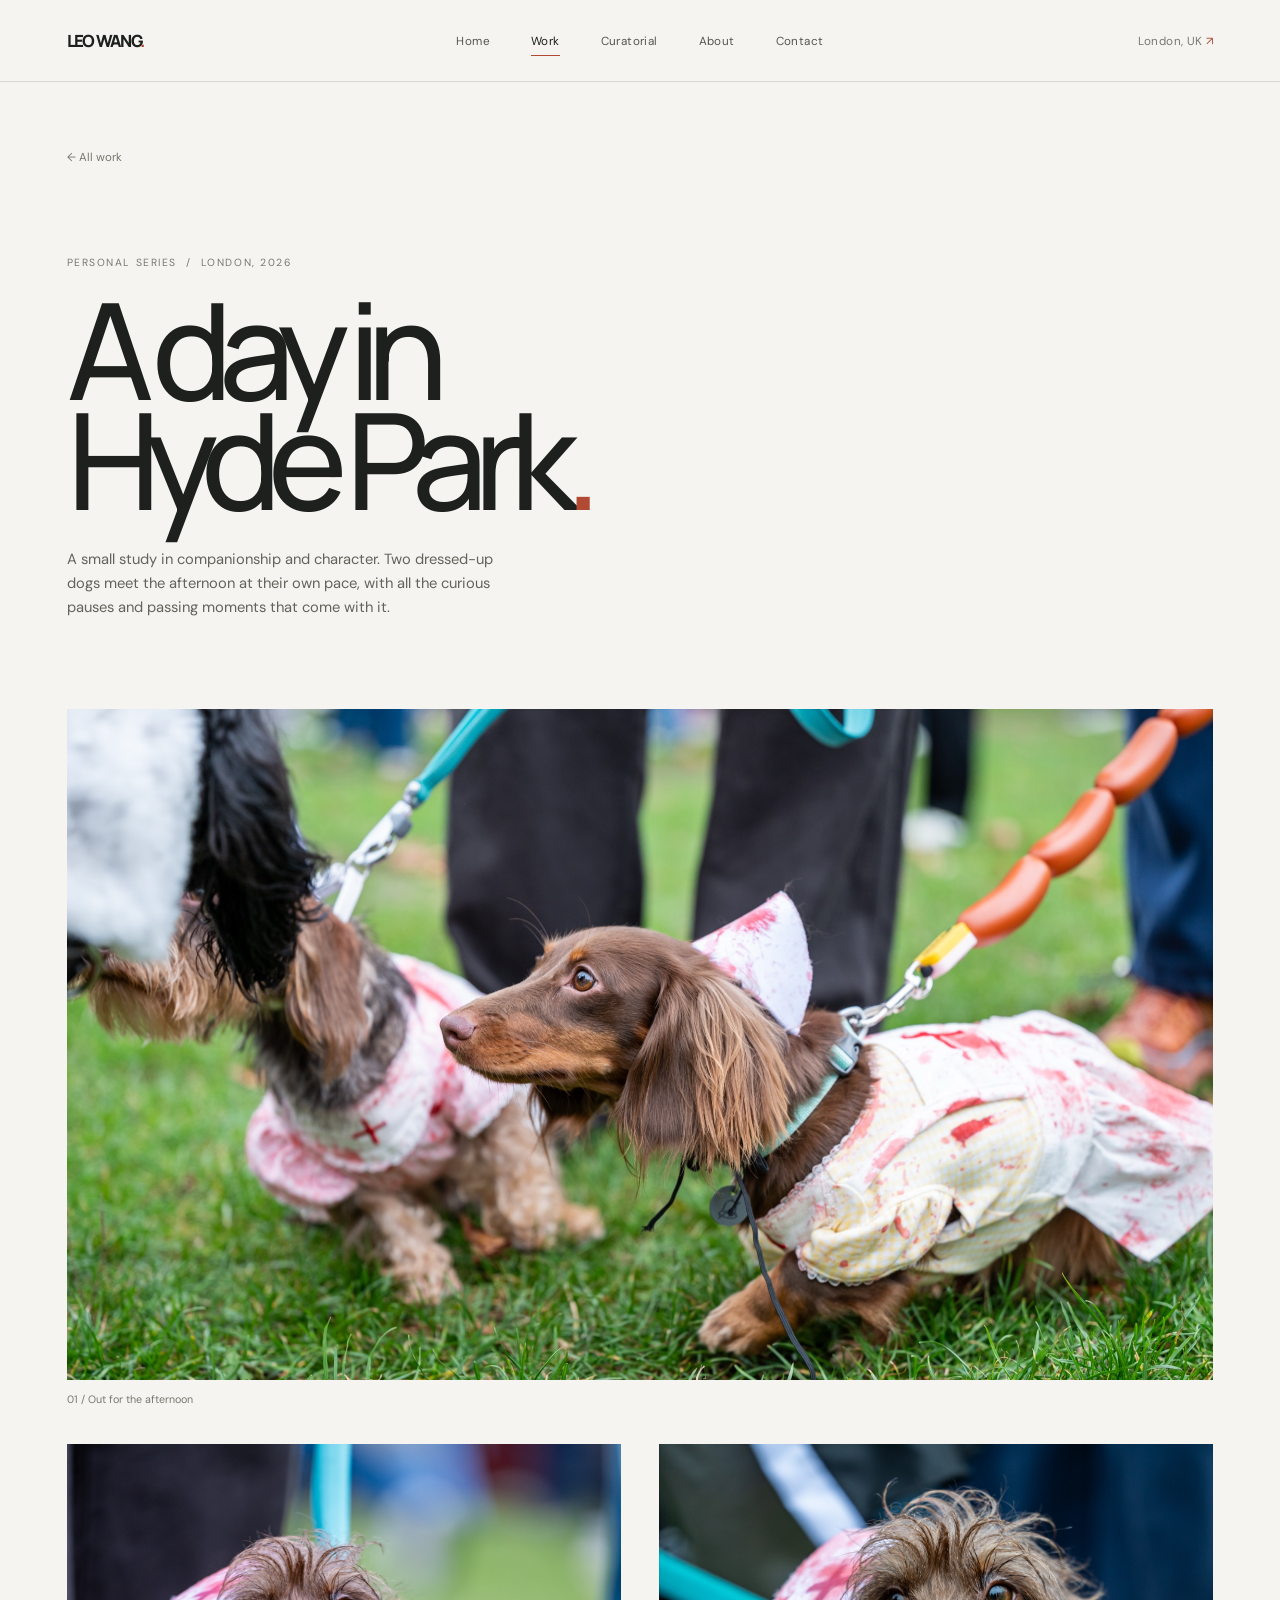
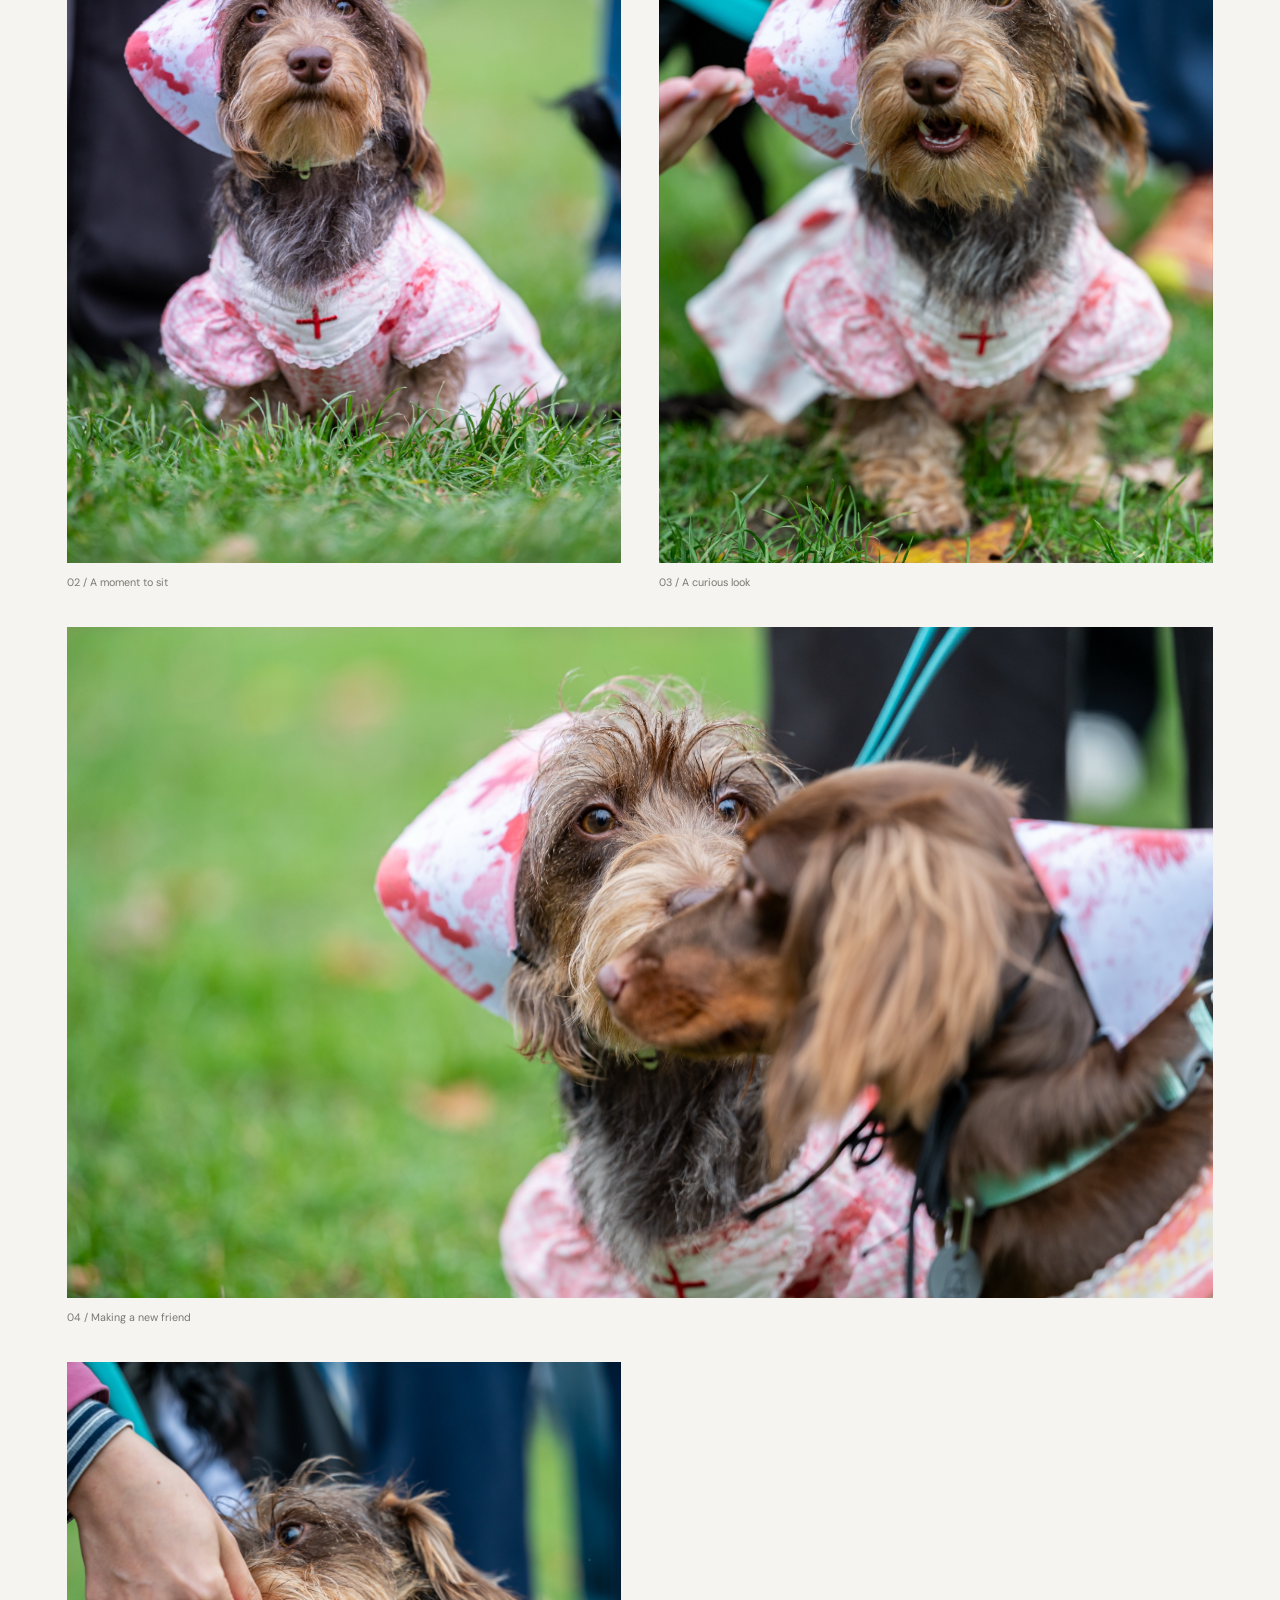
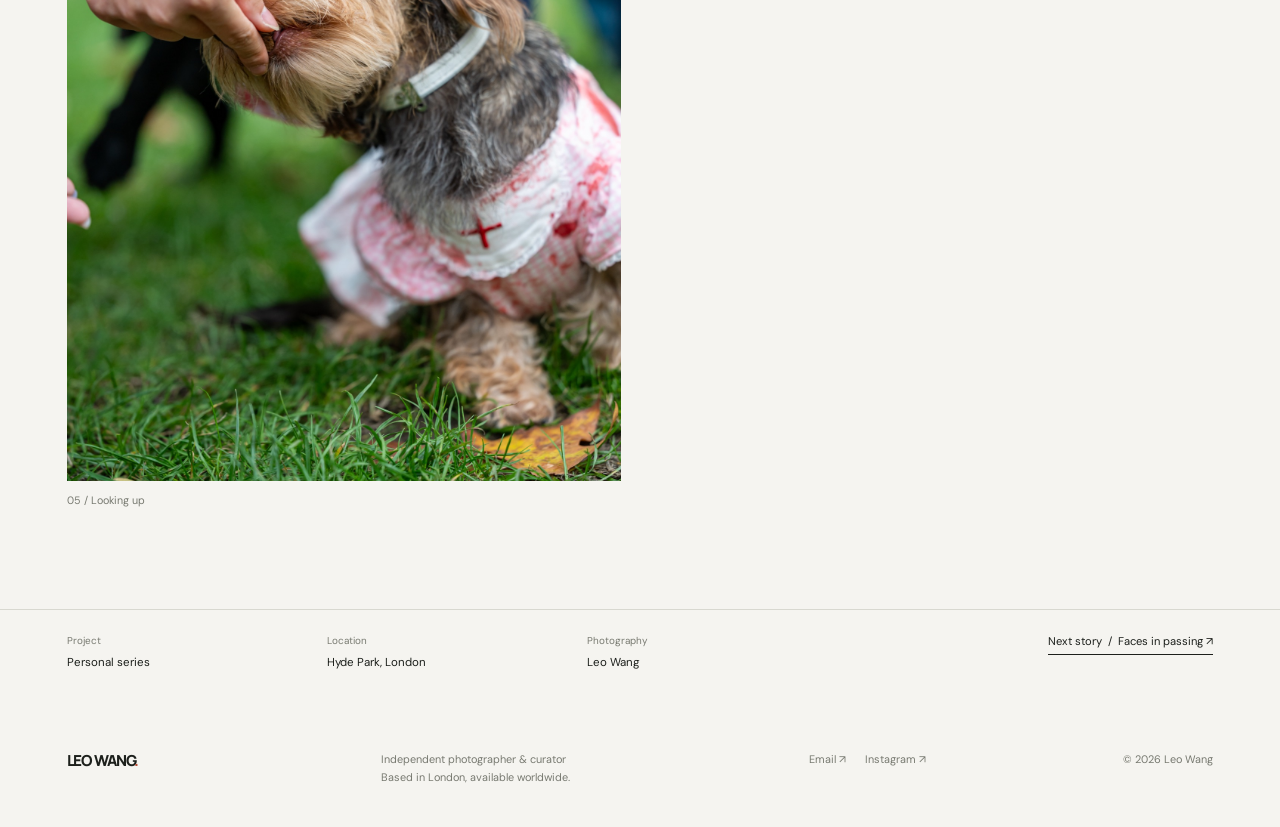
<file: work/hyde-park.html>
<!doctype html>
<html lang="en">
<head>
  <meta charset="utf-8">
  <meta name="viewport" content="width=device-width, initial-scale=1">
  <meta name="description" content="A day in Hyde Park: a personal photographic series of two dressed-up dogs meeting, wandering, and taking in the park.">
  <meta name="theme-color" content="#f5f4f0">
  <title>A Day in Hyde Park — Leo Wang</title>
  <link rel="stylesheet" href="../styles.css">
  <script src="../main.js" defer></script>
</head>
<body>
  <a class="skip-link" href="#main">Skip to content</a>
  <header class="site-header">
    <a class="wordmark" href="../index.html" aria-label="Leo Wang home">LEO WANG<span class="wordmark-dot">.</span></a>
    <button class="menu-toggle" type="button" aria-expanded="false" aria-controls="primary-nav"><span></span><span></span><span class="sr-only">Toggle navigation</span></button>
    <nav class="primary-nav" id="primary-nav" aria-label="Main navigation"><a href="../index.html">Home</a><a class="active" href="index.html">Work</a><a href="../curatorial.html">Curatorial</a><a href="../about.html">About</a><a href="../contact.html">Contact</a></nav>
    <span class="header-location">London, UK <span aria-hidden="true">↗</span></span>
  </header>
  <main id="main">
    <section class="project-heading page-gutter">
      <a class="back-link" href="index.html">← All work</a>
      <p class="eyebrow">Personal series&nbsp; / &nbsp;London, 2026</p>
      <h1>A day in<br>Hyde Park<span class="heading-period">.</span></h1>
      <p class="page-lede">A small study in companionship and character. Two dressed-up dogs meet the afternoon at their own pace, with all the curious pauses and passing moments that come with it.</p>
    </section>
    <section class="project-gallery page-gutter">
      <figure class="gallery-wide"><img src="../images/hyde-park/walk.jpg" alt="Two small dogs in playful outfits walking together on the grass" fetchpriority="high"><figcaption>01 / Out for the afternoon</figcaption></figure>
      <figure><img src="../images/hyde-park/cover.jpg" alt="Small brown dog sitting in a pink outfit and bonnet on the grass" loading="lazy"><figcaption>02 / A moment to sit</figcaption></figure>
      <figure><img src="../images/hyde-park/close-up.jpg" alt="Close portrait of a brown dog in a pink outfit, looking toward the camera" loading="lazy"><figcaption>03 / A curious look</figcaption></figure>
      <figure class="gallery-wide"><img src="../images/hyde-park/together.jpg" alt="Two dressed-up dogs meeting nose to nose in Hyde Park" loading="lazy"><figcaption>04 / Making a new friend</figcaption></figure>
      <figure><img src="../images/hyde-park/portrait.jpg" alt="A small brown dog in a pink outfit looking up in the park" loading="lazy"><figcaption>05 / Looking up</figcaption></figure>
    </section>
    <section class="project-credit page-gutter">
      <p><span>Project</span> Personal series</p>
      <p><span>Location</span> Hyde Park, London</p>
      <p><span>Photography</span> Leo Wang</p>
      <a class="text-link" href="portraits.html">Next story&nbsp; / &nbsp;Faces in passing ↗</a>
    </section>
  </main>
  <footer class="site-footer page-gutter">
    <a class="wordmark footer-mark" href="../index.html">LEO WANG<span class="wordmark-dot">.</span></a>
    <p>Independent photographer &amp; curator<br>Based in London, available worldwide.</p>
    <div class="footer-links"><a href="mailto:hello@leowang.studio">Email ↗</a><a href="https://www.instagram.com/" target="_blank" rel="noreferrer">Instagram ↗</a></div>
    <span class="copyright">© <span data-year></span> Leo Wang</span>
  </footer>
</body>
</html>
</file>
<file: styles.css>
@import url('https://fonts.googleapis.com/css2?family=DM+Sans:wght@400;500;600;700&family=Manrope:wght@400;500;600;700;800&display=swap');

:root {
  color-scheme: light;
  --paper: #f5f4f0;
  --ink: #1d201c;
  --muted: #777970;
  --line: #d8d8d0;
  --accent: #b24932;
  --gutter: clamp(1.25rem, 5.2vw, 6.25rem);
  --sans: "DM Sans", "Helvetica Neue", sans-serif;
  --display: "Manrope", "Helvetica Neue", sans-serif;
}

* { box-sizing: border-box; }
html { scroll-behavior: smooth; }
body { margin: 0; background: var(--paper); color: var(--ink); font-family: var(--sans); font-size: 15px; -webkit-font-smoothing: antialiased; }
img { display: block; width: 100%; height: 100%; object-fit: cover; }
a { color: inherit; text-decoration: none; }
button { font: inherit; }
.sr-only { position: absolute; width: 1px; height: 1px; padding: 0; margin: -1px; overflow: hidden; clip: rect(0, 0, 0, 0); white-space: nowrap; border: 0; }
.skip-link { position: fixed; z-index: 20; top: .75rem; left: .75rem; padding: .8rem 1rem; background: var(--ink); color: var(--paper); transform: translateY(-160%); }
.skip-link:focus { transform: translateY(0); }
.page-gutter { padding-inline: var(--gutter); }
.site-header { position: relative; z-index: 5; min-height: 82px; padding: 0 var(--gutter); display: grid; grid-template-columns: 1fr 2fr 1fr; align-items: center; border-bottom: 1px solid var(--line); }
.wordmark { font-family: var(--display); font-size: 1.05rem; font-weight: 800; letter-spacing: -.075em; white-space: nowrap; }
.wordmark-dot, .heading-period { color: var(--accent); }
.primary-nav { display: flex; justify-content: center; align-items: center; gap: clamp(1.1rem, 3.2vw, 3.4rem); }
.primary-nav a, .header-location { font-size: .73rem; letter-spacing: .035em; }
.primary-nav a { position: relative; color: #55574f; transition: color .2s ease; }
.primary-nav a:hover, .primary-nav a.active { color: var(--ink); }
.primary-nav a.active::after { position: absolute; content: ""; height: 1px; left: 0; right: 0; bottom: -.45rem; background: var(--accent); }
.header-location { justify-self: end; color: var(--muted); }
.header-location span { color: var(--accent); }
.menu-toggle { display: none; }
.home-intro { padding-top: clamp(4.5rem, 11vw, 10.5rem); padding-bottom: clamp(2.4rem, 6vw, 5.7rem); }
.eyebrow { margin: 0; text-transform: uppercase; font-size: .65rem; line-height: 1.5; letter-spacing: .15em; color: var(--muted); }
h1, h2, p { margin-top: 0; }
.home-intro h1, .page-intro h1, .project-heading h1 { margin: 1.4rem 0 0; font-family: var(--display); font-size: clamp(4rem, 12.5vw, 12rem); line-height: .82; letter-spacing: -.105em; font-weight: 500; }
.home-intro h1 { max-width: 11ch; }
.heading-period { letter-spacing: -.12em; }
.intro-bottom { display: flex; justify-content: space-between; align-items: end; margin-top: clamp(2.6rem, 7vw, 6rem); }
.intro-bottom p, .page-lede { max-width: 320px; margin: 0; color: #62645c; font-size: .92rem; line-height: 1.65; }
.text-link { display: inline-flex; gap: 1rem; align-items: center; padding-bottom: .35rem; border-bottom: 1px solid var(--ink); font-size: .76rem; }
.text-link span, .text-link:hover { color: var(--accent); }
.feature-image { position: relative; display: block; height: min(67vw, 780px); min-height: 390px; overflow: hidden; background: #d9d5ce; }
.feature-image img, .work-card img { transition: transform .7s cubic-bezier(.2,.65,.25,1); }
.feature-image:hover img, .work-card:hover img { transform: scale(1.025); }
.feature-image::after { position: absolute; inset: 45% 0 0; content: ""; background: linear-gradient(transparent, rgba(0,0,0,.4)); pointer-events: none; }
.image-index, .image-caption { position: absolute; z-index: 1; color: white; }
.image-index { top: 1.3rem; left: 1.4rem; font-size: .67rem; letter-spacing: .1em; }
.image-caption { left: clamp(1.4rem, 3vw, 3rem); bottom: clamp(1.4rem, 3vw, 3rem); font-family: var(--display); font-size: clamp(1.2rem, 2.4vw, 2.3rem); letter-spacing: -.05em; }
.image-caption span { display: block; margin-top: .5rem; font-family: var(--sans); font-size: .68rem; letter-spacing: .06em; }
.section-space { padding-top: clamp(5rem, 10vw, 10rem); padding-bottom: clamp(5rem, 10vw, 10rem); }
.section-heading { display: flex; justify-content: space-between; align-items: center; padding-bottom: 1.5rem; border-bottom: 1px solid var(--line); }
.work-grid { display: grid; grid-template-columns: repeat(2, minmax(0, 1fr)); gap: clamp(2.5rem, 6.5vw, 6.5rem) clamp(1rem, 3vw, 3rem); align-items: start; }
.work-card { display: block; min-width: 0; }
.work-card img { height: clamp(280px, 52vw, 710px); background: #ddd9d2; }
.work-card.card-tall img { height: clamp(360px, 62vw, 800px); }
.work-card.card-offset { margin-top: clamp(5rem, 17vw, 15rem); }
.card-meta { display: flex; justify-content: space-between; gap: 1rem; padding-top: .9rem; font-size: .7rem; }
.card-meta span:first-child { font-size: .8rem; }
.card-meta span:last-child { color: var(--muted); text-align: right; }
.home-note { position: relative; padding-top: clamp(4rem, 9vw, 8rem); padding-bottom: clamp(4rem, 9vw, 8rem); background: #e7e6df; }
.note-copy { margin: 2rem 0 0; font-family: var(--display); font-size: clamp(2.5rem, 7vw, 6rem); font-weight: 500; line-height: .98; letter-spacing: -.08em; }
.round-link { position: absolute; right: var(--gutter); bottom: clamp(3rem, 7vw, 6rem); width: clamp(3.2rem, 7vw, 5.5rem); aspect-ratio: 1; display: grid; place-items: center; border: 1px solid #aeb0a6; border-radius: 50%; font-size: 1.2rem; transition: background .2s, color .2s; }
.round-link:hover { background: var(--ink); color: var(--paper); }
.site-footer { display: grid; grid-template-columns: 1fr 1.4fr 1fr auto; gap: 2rem; align-items: start; padding-top: 2.5rem; padding-bottom: 2.5rem; }
.footer-mark { font-size: .95rem; }
.site-footer p, .footer-links, .copyright { color: var(--muted); font-size: .68rem; line-height: 1.7; }
.site-footer p { margin: 0; }
.footer-links { display: flex; gap: 1.2rem; }
.footer-links a:hover { color: var(--accent); }
.copyright { justify-self: end; }

.page-intro { padding-top: clamp(4rem, 8vw, 8rem); padding-bottom: clamp(3rem, 7vw, 6rem); }
.page-intro h1 { margin-top: 1.7rem; }
.page-lede { margin-top: 2rem; }
.category-nav { display: flex; gap: clamp(1.5rem, 4vw, 4rem); padding-top: 1.1rem; padding-bottom: 1.1rem; border-top: 1px solid var(--line); border-bottom: 1px solid var(--line); }
.category-nav a { font-size: .72rem; }
.category-nav a:hover { color: var(--accent); }
.category-nav span { margin-left: .35rem; color: var(--muted); font-size: .57rem; }
.work-index-grid { padding-top: clamp(3rem, 6vw, 6rem); padding-bottom: clamp(4rem, 9vw, 8rem); }
.work-index-grid .work-card img { height: clamp(310px, 54vw, 700px); }
.work-index-grid .card-tall img { height: clamp(390px, 65vw, 820px); }
.closing-note { display: flex; align-items: center; justify-content: space-between; gap: 2rem; padding-top: 2rem; padding-bottom: 3rem; border-top: 1px solid var(--line); }
.closing-note .text-link { font-size: .85rem; }
.project-heading { padding-top: clamp(2rem, 5vw, 5rem); padding-bottom: clamp(3rem, 7vw, 6rem); }
.back-link { display: inline-block; margin-bottom: clamp(3rem, 7vw, 6rem); color: var(--muted); font-size: .72rem; }
.back-link:hover { color: var(--accent); }
.project-heading h1 { margin-top: 1.5rem; font-size: clamp(3.7rem, 10.5vw, 10rem); }
.project-heading .page-lede { max-width: 440px; }
.project-gallery { display: grid; grid-template-columns: repeat(2, minmax(0, 1fr)); gap: clamp(2.2rem, 5vw, 5rem) clamp(1rem, 3vw, 3rem); padding-bottom: clamp(4rem, 10vw, 9rem); }
.project-gallery figure { margin: 0; }
.project-gallery img { aspect-ratio: 4 / 5; background: #ddd9d2; }
.project-gallery .gallery-wide { grid-column: 1 / -1; }
.project-gallery .gallery-wide img { aspect-ratio: 16 / 9; }
.project-gallery figcaption { padding-top: .75rem; color: var(--muted); font-size: .67rem; }
.project-credit { display: grid; grid-template-columns: repeat(3, 1fr) 1.5fr; gap: 1rem; align-items: start; padding-top: 1.5rem; padding-bottom: 2.5rem; border-top: 1px solid var(--line); }
.project-credit p { margin: 0; font-size: .72rem; }
.project-credit p span { display: block; padding-bottom: .5rem; color: var(--muted); font-size: .62rem; }
.project-credit .text-link { justify-self: end; font-size: .7rem; }

.editorial-intro { padding-top: clamp(5rem, 10vw, 9rem); padding-bottom: clamp(4rem, 9vw, 8rem); }
.editorial-intro h1 { max-width: 12ch; margin: 1.5rem 0 2rem; font-family: var(--display); font-size: clamp(3.8rem, 10vw, 9.5rem); line-height: .9; font-weight: 500; letter-spacing: -.09em; }
.editorial-intro .page-lede { max-width: 450px; }
.editorial-image { height: min(58vw, 690px); min-height: 350px; }
.curatorial-items { padding-top: clamp(4rem, 9vw, 8rem); padding-bottom: clamp(4rem, 9vw, 8rem); }
.curatorial-item { display: grid; grid-template-columns: 1.25fr 1fr; gap: clamp(2rem, 7vw, 7rem); align-items: center; padding: 2rem 0; border-top: 1px solid var(--line); }
.curatorial-item:nth-child(even) .curatorial-image { order: 2; }
.curatorial-image { overflow: hidden; }
.curatorial-image img { aspect-ratio: 4 / 3; background: #ddd9d2; transition: transform .7s; }
.curatorial-item:hover img { transform: scale(1.02); }
.curatorial-copy { max-width: 390px; }
.curatorial-copy h2 { margin: 1rem 0; font-family: var(--display); font-size: clamp(1.8rem, 3.4vw, 3.5rem); font-weight: 500; line-height: 1; letter-spacing: -.065em; }
.curatorial-copy > p:last-child { color: #62645c; font-size: .84rem; line-height: 1.8; }

.about-layout { display: grid; grid-template-columns: 1fr 1fr; gap: clamp(2rem, 8vw, 8rem); align-items: start; padding-top: clamp(4rem, 9vw, 8rem); padding-bottom: clamp(5rem, 10vw, 9rem); }
.about-portrait img { aspect-ratio: 4 / 5; max-height: 720px; background: #ddd9d2; }
.about-copy { padding-top: clamp(0rem, 6vw, 5rem); }
.about-copy h1 { margin: 1.5rem 0 2rem; font-family: var(--display); font-size: clamp(3.6rem, 8vw, 7.5rem); font-weight: 500; line-height: .88; letter-spacing: -.09em; }
.about-copy > p:not(.eyebrow) { max-width: 470px; color: #62645c; font-size: .87rem; line-height: 1.85; }
.about-details { display: grid; grid-template-columns: 1fr 1fr; gap: 1.5rem; max-width: 470px; margin-top: 3rem; padding-top: 1.3rem; border-top: 1px solid var(--line); }
.about-details p { margin: 0; font-size: .74rem; line-height: 1.7; }
.about-details span { display: block; margin-bottom: .5rem; color: var(--muted); font-size: .62rem; text-transform: uppercase; letter-spacing: .1em; }

.contact-intro { padding-top: clamp(5rem, 11vw, 10rem); padding-bottom: clamp(5rem, 10vw, 9rem); }
.contact-intro h1 { margin: 1.5rem 0 2rem; font-family: var(--display); font-size: clamp(4.3rem, 13vw, 12rem); line-height: .82; letter-spacing: -.105em; font-weight: 500; }
.contact-bottom { display: grid; grid-template-columns: 1fr 1fr; align-items: end; gap: 2rem; margin-top: clamp(3rem, 9vw, 8rem); }
.contact-bottom p { max-width: 390px; margin: 0; color: #62645c; font-size: .9rem; line-height: 1.7; }
.contact-address { display: flex; flex-direction: column; align-items: start; gap: .75rem; }
.contact-address a { padding-bottom: .4rem; border-bottom: 1px solid var(--ink); font-size: clamp(1rem, 2vw, 1.6rem); }
.contact-address a:hover { color: var(--accent); border-color: var(--accent); }
.contact-address span { color: var(--muted); font-size: .72rem; }

@media (min-width: 1500px) { :root { --gutter: max(6.25rem, calc((100vw - 1380px) / 2)); } }
@media (max-width: 760px) {
  .site-header { min-height: 70px; grid-template-columns: 1fr auto; }
  .header-location { display: none; }
  .menu-toggle { display: flex; width: 42px; height: 42px; flex-direction: column; align-items: center; justify-content: center; gap: 5px; border: 0; background: transparent; cursor: pointer; }
  .menu-toggle span:not(.sr-only) { width: 21px; height: 1px; background: var(--ink); transition: transform .2s; }
  .menu-toggle[aria-expanded="true"] span:first-child { transform: translateY(3px) rotate(45deg); }
  .menu-toggle[aria-expanded="true"] span:nth-child(2) { transform: translateY(-3px) rotate(-45deg); }
  .primary-nav { position: absolute; top: 69px; left: 0; right: 0; display: none; flex-direction: column; align-items: stretch; gap: 0; padding: .5rem var(--gutter) 1rem; background: var(--paper); border-bottom: 1px solid var(--line); }
  .primary-nav.is-open { display: flex; }
  .primary-nav a { padding: .9rem 0; border-bottom: 1px solid var(--line); }
  .primary-nav a.active::after { display: none; }
  .home-intro h1 { font-size: clamp(4.3rem, 17vw, 8rem); }
  .intro-bottom { align-items: start; flex-direction: column; gap: 1.5rem; }
  .feature-image { height: 105vw; min-height: 360px; max-height: 620px; }
  .section-heading { gap: 1rem; align-items: start; }
  .work-grid { gap: 3rem 1rem; }
  .work-card img, .work-index-grid .work-card img { height: 62vw; }
  .work-card.card-tall img, .work-index-grid .card-tall img { height: 78vw; }
  .work-card.card-offset { margin-top: 4rem; }
  .card-meta { flex-direction: column; gap: .35rem; font-size: .64rem; }
  .card-meta span:last-child { text-align: left; }
  .round-link { bottom: 2rem; }
  .site-footer { grid-template-columns: 1fr 1fr; gap: 1.5rem 1rem; }
  .footer-links { flex-direction: column; gap: .35rem; }
  .copyright { justify-self: end; align-self: end; }
  .category-nav { overflow-x: auto; gap: 1.5rem; }
  .category-nav a { white-space: nowrap; }
  .closing-note { align-items: start; flex-direction: column; }
  .project-gallery { gap: 2rem .8rem; }
  .project-gallery .gallery-wide img { aspect-ratio: 4 / 3; }
  .project-gallery img { aspect-ratio: 3 / 4; }
  .project-credit { grid-template-columns: 1fr 1fr; row-gap: 1.5rem; }
  .project-credit .text-link { grid-column: 1 / -1; justify-self: start; }
  .curatorial-item { grid-template-columns: 1fr; gap: 1.5rem; }
  .curatorial-item:nth-child(even) .curatorial-image { order: 0; }
  .curatorial-item:nth-child(even) .curatorial-copy { padding-left: 10%; }
  .about-layout { grid-template-columns: 1fr; gap: 2.5rem; padding-top: 3rem; }
  .about-portrait img { max-height: none; aspect-ratio: 4 / 3; }
  .about-copy { padding-top: 0; }
  .contact-bottom { grid-template-columns: 1fr; align-items: start; }
}
@media (prefers-reduced-motion: reduce) {
  *, *::before, *::after { scroll-behavior: auto !important; transition-duration: .01ms !important; animation-duration: .01ms !important; animation-iteration-count: 1 !important; }
}
</file>
